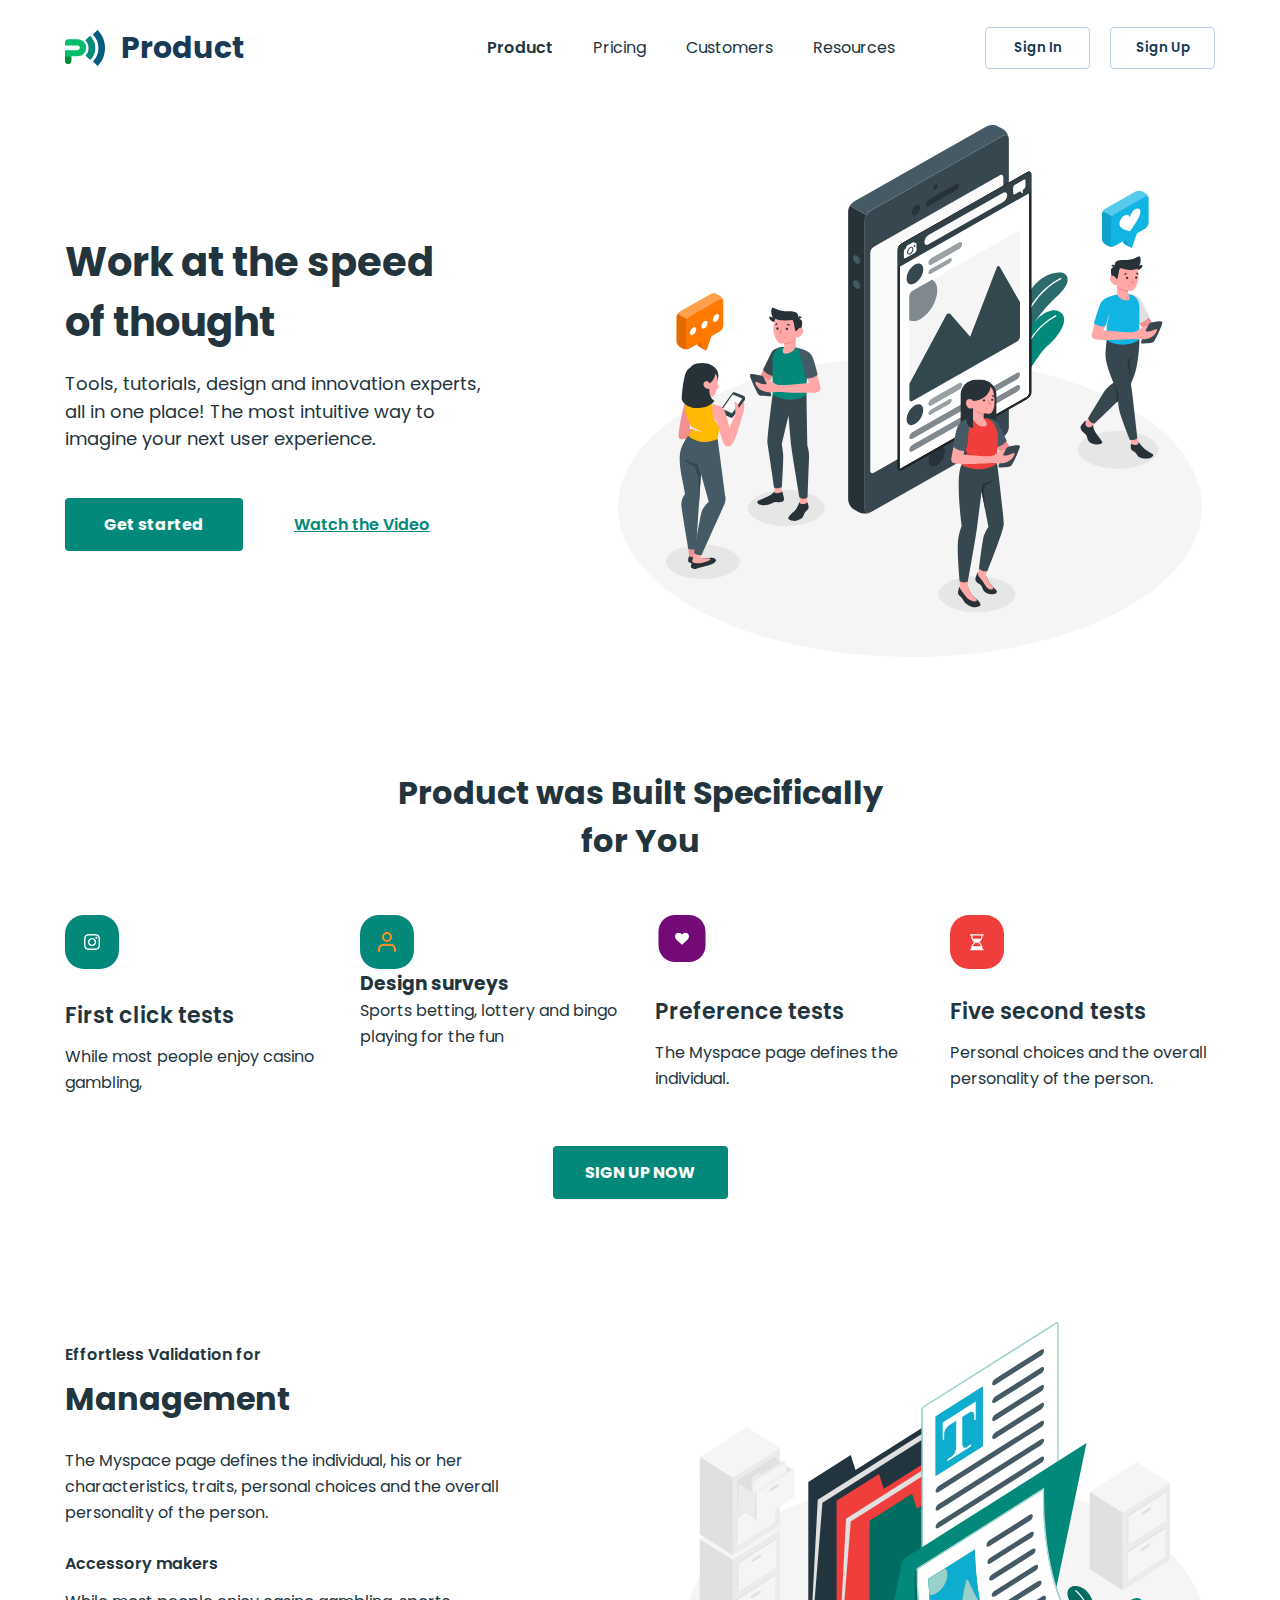
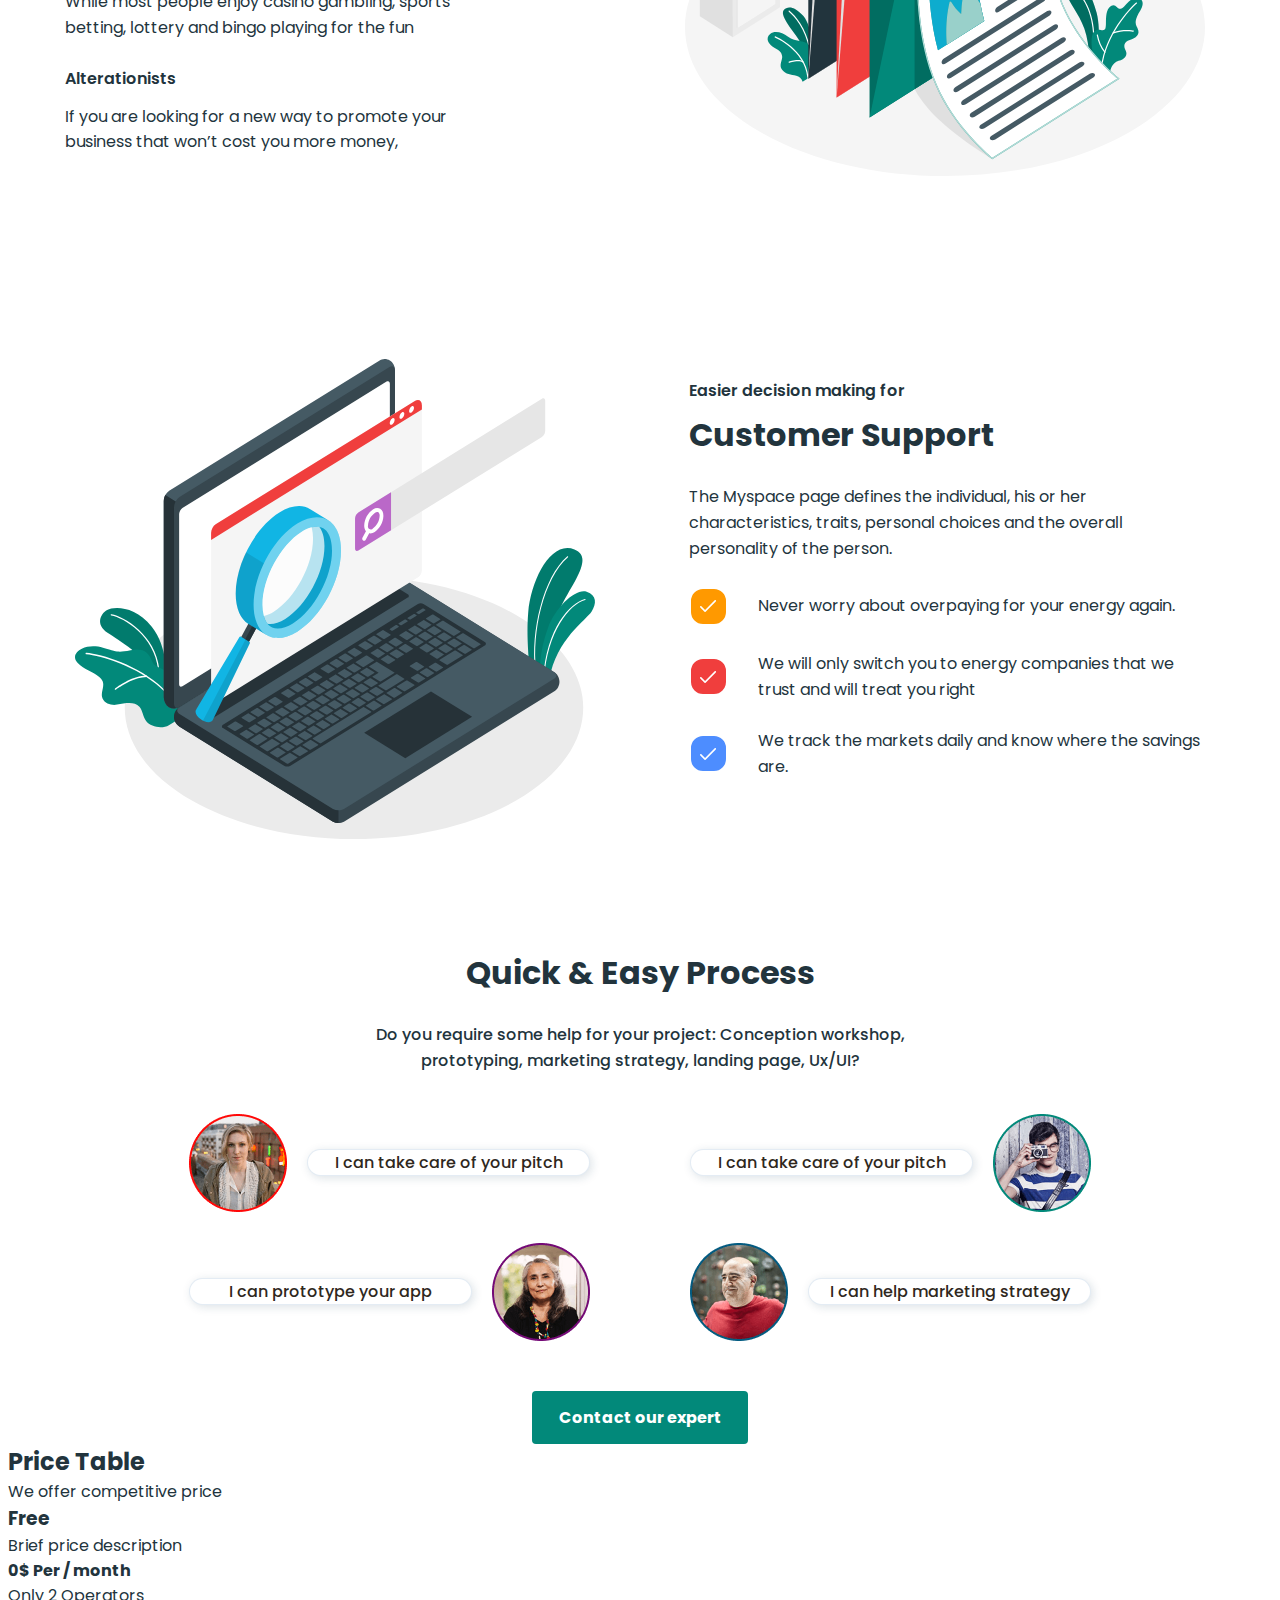
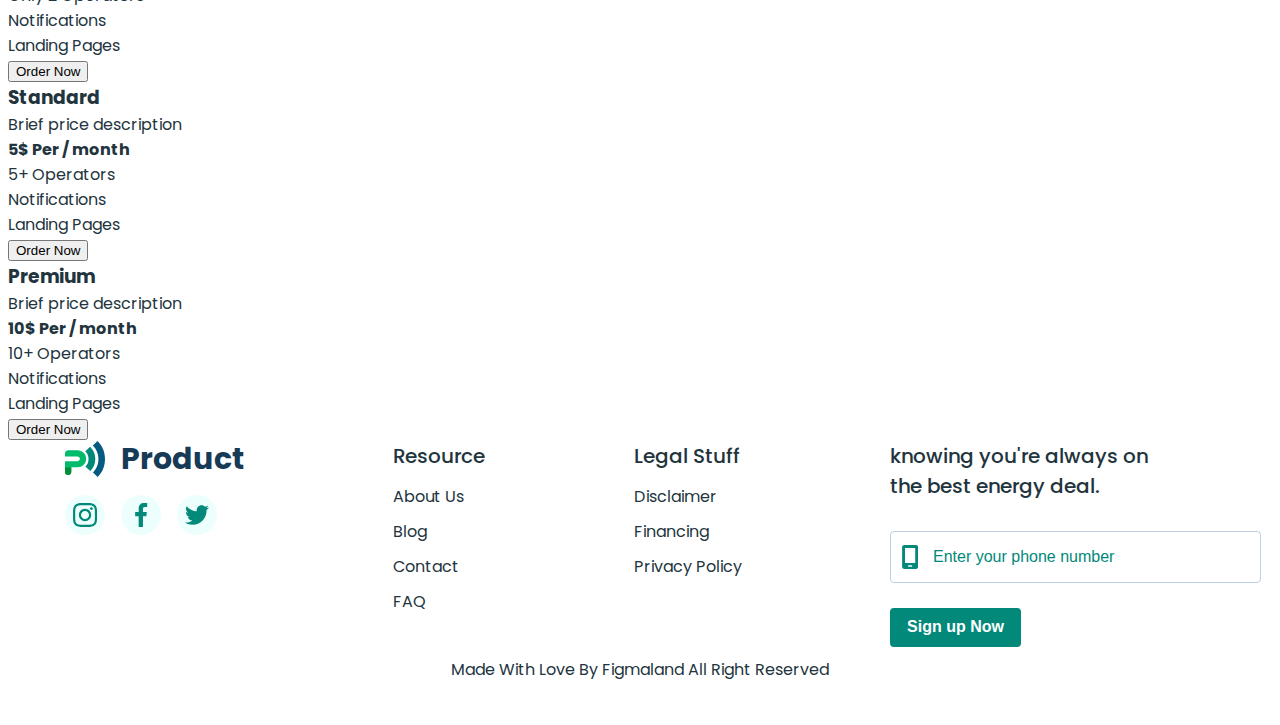
<file: index.html>
<!DOCTYPE html>
<html lang="en">
	<head>
		<meta charset="UTF-8" />
		<meta name="viewport" content="width=device-width, initial-scale=1.0" />
		<title>Business promotion</title>

		<link
			rel="stylesheet"
			href="https://cdnjs.cloudflare.com/ajax/libs/modern-normalize/3.0.1/modern-normalize.min.css"
			integrity="sha512-q6WgHqiHlKyOqslT/lgBgodhd03Wp4BEqKeW6nNtlOY4quzyG3VoQKFrieaCeSnuVseNKRGpGeDU3qPmabCANg=="
			crossorigin="anonymous"
			referrerpolicy="no-referrer"
		/>

		<link rel="preconnect" href="https://fonts.googleapis.com" />
		<link rel="preconnect" href="https://fonts.gstatic.com" crossorigin />
		<link
			href="https://fonts.googleapis.com/css2?family=Asap+Condenced:wght@500&family=Inter:opsz,wght@500;700&family=Montserrat:wght@400;500;600;700&family=Poppins:wght@400;500;600;700;800&family=Roboto:wght@400;700;900&display=swap"
			rel="stylesheet"
		/>

		<link rel="stylesheet" href="./css/styles.css" />
	</head>
	<body>
		<header class="header">
			<div class="container">
				<a href="./index.html " class="logo"
					><img src="./images/logo.svg" alt="logo" width="40" height="36" />Product</a
				>
				<nav class="header-nav">
					<ul class="header-nav-list">
						<li class="header-nav-item"><a href="./index.html" class="header-nav-link current">Product</a></li>
						<li class="header-nav-item"><a href="./pricing.html" class="header-nav-link">Pricing</a></li>
						<li class="header-nav-item"><a href="./customers.html" class="header-nav-link">Customers</a></li>
						<li class="header-nav-item"><a href="" class="header-nav-link">Resources</a></li>
					</ul>
				</nav>
				<ul class="header-btn-list">
					<li><button type="submit" class="header-btn">Sign In</button></li>
					<li><button type="submit" class="header-btn">Sign Up</button></li>
				</ul>
			</div>
		</header>
		<!-- main -->
		<main>
			<section class="hero">
				<div class="container">
					<div class="hero-left">
						<h1 class="hero-title">Work at the speed of thought</h1>
						<p class="hero-text">
							Tools, tutorials, design and innovation experts, all in one place! The most intuitive way to imagine your
							next user experience.
						</p>
						<ul class="hero-list">
							<li>
								<button type="button" class="hero-btn-start">Get started</button>
							</li>
							<li>
								<button type="button" class="hero-btn-video">Watch the Video</button>
							</li>
						</ul>
					</div>
					<img src="./images/hero-img.svg" alt="hero-img" width="610" height="555" class="hero-img" />
				</div>
			</section>

			<!-- section product -->
			<section class="product">
				<div class="container">
					<h2 class="product-title">Product was Built Specifically for You</h2>
					<ul class="product-list">
						<li class="product-list-item">
							<!--<img src="./images/p1.svg" alt="img-point" width="54" height="54" class="product-list-item-img" />-->
							<div class="product-img-wrapper">
								<svg class="prodict-img-svg" width="16" height="18">
									<use href="./images/social-icons.svg#instagram"></use>
								</svg>
							</div>
							<h3 class="product-list-item-title">First click tests</h3>
							<p class="product-list-item-text">While most people enjoy casino gambling,</p>
						</li>
						<li class="product-list-item">
							<!--<img src="./images/p2.svg" alt="img-stuff" width="54" height="54" class="product-list-item-img" />-->
							<h3 class="product-list-item-title-snd">Design surveys</h3>
							<p class="product-list-item-text">Sports betting, lottery and bingo playing for the fun</p>
						</li>
						<li class="product-list-item">
							<img src="./images/p3.svg" alt="img-heart" width="54" height="54" class="product-list-item-img" />
							<h3 class="product-list-item-title">Preference tests</h3>
							<p class="product-list-item-text">The Myspace page defines the individual.</p>
						</li>
						<li class="product-list-item">
							<img src="./images/p4.svg" alt="img-clock" width="54" height="54" class="product-list-item-img" />
							<h3 class="product-list-item-title">Five second tests</h3>
							<p class="product-list-item-text">Personal choices and the overall personality of the person.</p>
						</li>
					</ul>
					<button type="button" class="product-btn">sign up now</button>
				</div>
			</section>

			<!-- section management -->
			<section class="management">
				<div class="container">
					<div class="management-left">
						<p class="management-text-bold">Effortless Validation for</p>
						<h2 class="management-title">Management</h2>
						<p class="management-text">
							The Myspace page defines the individual, his or her characteristics, traits, personal choices and the
							overall personality of the person.
						</p>
						<ul class="management-list">
							<li class="management-list-itm">
								<h3 class="management-list-title">Accessory makers</h3>
								<p class="management-list-text">
									While most people enjoy casino gambling, sports betting, lottery and bingo playing for the fun
								</p>
							</li>
							<li class="management-list-itm">
								<h3 class="management-list-title">Alterationists</h3>
								<p class="management-list-text">
									If you are looking for a new way to promote your business that won’t cost you more money,
								</p>
							</li>
						</ul>
					</div>
					<img src="./images/management-img.svg" alt="management" width="540" height="500" class="management-img" />
				</div>
			</section>

			<!-- section cs +  -->
			<section class="customer-support">
				<div class="container">
					<img src="./images/support-img.svg" alt="" class="customer-support-img" width="540" height="500" />
					<div class="customer-support-block">
						<p class="management-text-bold">Easier decision making for</p>
						<h2 class="management-title">Customer Support</h2>
						<p class="management-text">
							The Myspace page defines the individual, his or her characteristics, traits, personal choices and the
							overall personality of the person.
						</p>
						<ul class="customer-support-list">
							<li class="customer-support-list-itm">
								<p class="cs-list-itm-text">Never worry about overpaying for your energy again.</p>
							</li>
							<li class="customer-support-list-itm">
								<p class="cs-list-itm-text">
									We will only switch you to energy companies that we trust and will treat you right
								</p>
							</li>
							<li class="customer-support-list-itm">
								<p class="cs-list-itm-text">We track the markets daily and know where the savings are.</p>
							</li>
						</ul>
					</div>
				</div>
			</section>

			<!-- quick & easy -->
			<section class="quick">
				<div class="container">
					<h2 class="quick-title">Quick & Easy Process</h2>
					<p class="quick-text">
						Do you require some help for your project: Conception workshop, prototyping, marketing strategy, landing
						page, Ux/UI?
					</p>
					<ul class="quick-list">
						<li class="quick-list-itm">
							<img
								src="./images/avatar-woman-1.png"
								alt="avatar-woman"
								width="98"
								height="98"
								class="quick-list-itm-img"
							/>
							<p class="quick-list-itm-text">I can take care of your pitch</p>
						</li>
						<li class="quick-list-itm">
							<p class="quick-list-itm-text">I can take care of your pitch</p>
							<img
								src="./images/avatar-man-with-photo-2.png"
								alt="avatar-man-with-photo"
								width="98"
								height="98"
								class="quick-list-itm-img"
							/>
						</li>
						<li class="quick-list-itm">
							<p class="quick-list-itm-text">I can prototype your app</p>
							<img
								src="./images/avatar-old-lady-3.png"
								alt="avatar-old-lady"
								width="98"
								height="98"
								class="quick-list-itm-img"
							/>
						</li>
						<li class="quick-list-itm">
							<img
								src="./images/avatar-old-man-4.png"
								alt="avatar-old-man"
								width="98"
								height="98"
								class="quick-list-itm-img"
							/>
							<p class="quick-list-itm-text">I can help marketing strategy</p>
						</li>
					</ul>
					<button type="button" class="quick-btn">Contact our expert</button>
				</div>
			</section>

			<!-- section price -->
			<section>
				<h2>Price Table</h2>
				<p>We offer competitive price</p>
				<ul>
					<li>
						<h3>Free</h3>
						<p>Brief price description</p>
						<h4>0$ Per / month</h4>
						<ul>
							<li>Only 2 Operators</li>
							<li>Notifications</li>
							<li>Landing Pages</li>
						</ul>
						<button type="button">Order Now</button>
					</li>
					<li>
						<h3>Standard</h3>
						<p>Brief price description</p>
						<h4>5$ Per / month</h4>
						<ul>
							<li>5+ Operators</li>
							<li>Notifications</li>
							<li>Landing Pages</li>
						</ul>
						<button type="button">Order Now</button>
					</li>
					<li>
						<h3>Premium</h3>
						<p>Brief price description</p>
						<h4>10$ Per / month</h4>
						<ul>
							<li>10+ Operators</li>
							<li>Notifications</li>
							<li>Landing Pages</li>
						</ul>
						<button type="button">Order Now</button>
					</li>
				</ul>
			</section>
		</main>
		<footer class="footer">
			<div class="container">
				<div class="footer-container">
					<div class="footer-div">
						<a href="./index.html " class="logo"
							><img src="./images/logo.svg" alt="logo" width="40" height="36" />Product</a
						>
						<ul class="footer-social-list">
							<li class="footer-social-itm">
								<a
									href="https://www.instagram.com"
									target="_blank"
									aria-label="Link for instagram"
									class="footer-social-link"
								>
									<svg class="footer-img-svg" width="24" height="24">
										<use href="./images/social-icons.svg#instagram"></use>
									</svg>
									<!--<img src="./images/insta-ico-40.png" alt="insta-ico" width="40" height="40"-->
								</a>
							</li>
							<li class="footer-social-itm">
								<a
									href="https://www.facebook.com"
									target="_blank"
									aria-label="Link for facebook"
									class="footer-social-link"
								>
									<svg class="footer-img-svg" width="24" height="24">
										<use href="./images/social-icons.svg#facebook"></use>
									</svg>
								</a>
							</li>
							<li class="footer-social-itm">
								<a href="https://x.com" target="_blank" aria-label="Link for tweeter" class="footer-social-link">
									<svg class="footer-img-svg" width="24" height="24">
										<use href="./images/social-icons.svg#twitter"></use>
									</svg>
								</a>
							</li>
						</ul>
					</div>
					<div class="footer-div">
						<p class="footer-div-text">Resource</p>
						<ul class="footer-div-list">
							<li class="footer-div-list-itm"><a href="#" class="footer-div-list-itm-link">About Us </a></li>
							<li class="footer-div-list-itm"><a href="#" class="footer-div-list-itm-link">Blog </a></li>
							<li class="footer-div-list-itm"><a href="#" class="footer-div-list-itm-link">Contact </a></li>
							<li class="footer-div-list-itm"><a href="#" class="footer-div-list-itm-link">FAQ </a></li>
						</ul>
					</div>
					<div class="footer-div">
						<p class="footer-div-text">Legal Stuff</p>
						<ul class="footer-div-list">
							<li class="footer-div-list-itm"><a href="#" class="footer-div-list-itm-link">Disclaimer</a></li>
							<li class="footer-div-list-itm"><a href="#" class="footer-div-list-itm-link">Financing</a></li>
							<li class="footer-div-list-itm"><a href="#" class="footer-div-list-itm-link">Privacy Policy</a></li>
						</ul>
					</div>

					<div class="footer-form-wrapper">
						<p class="footer-text">knowing you're always on the best energy deal.</p>
						<form class="footer-form">
							<div class="footer-label">
								<input
									type="tel"
									placeholder="Enter your phone number"
									name="input-phone"
									id="input-phone"
									class="footer-input"
									required
									pattern="[0-9]{3}-[0-9]{3}-[0-9]{2}-[0-9]{2}"
									autocomplete="off"
								/>
								<svg class="footer-form-icon" width="16" height="24">
									<use href="./images/social-icons.svg#mobila"></use>
								</svg>
							</div>

							<!--<label class="footer-label">
								<input
									type="tel"
									placeholder="Enter your phone number"
									name="input-phone"
									id="input-phone"
									class="footer-input"
									required
									pattern="[0-9]{3}-[0-9]{3}-[0-9]{2}-[0-9]{2}"
									autocomplete="off"
								/>
								<svg class="footer-form-icon" width="16" height="24">
									<use href="./images/social-icons.svg#mobila"></use>
								</svg>
							</label>-->
							<button type="submit" class="footer-form-btn">Sign up Now</button>
						</form>
					</div>
				</div>
				<p class="footer-cr">Made With Love By Figmaland All Right Reserved</p>
			</div>
		</footer>
	</body>
</html>
</file>
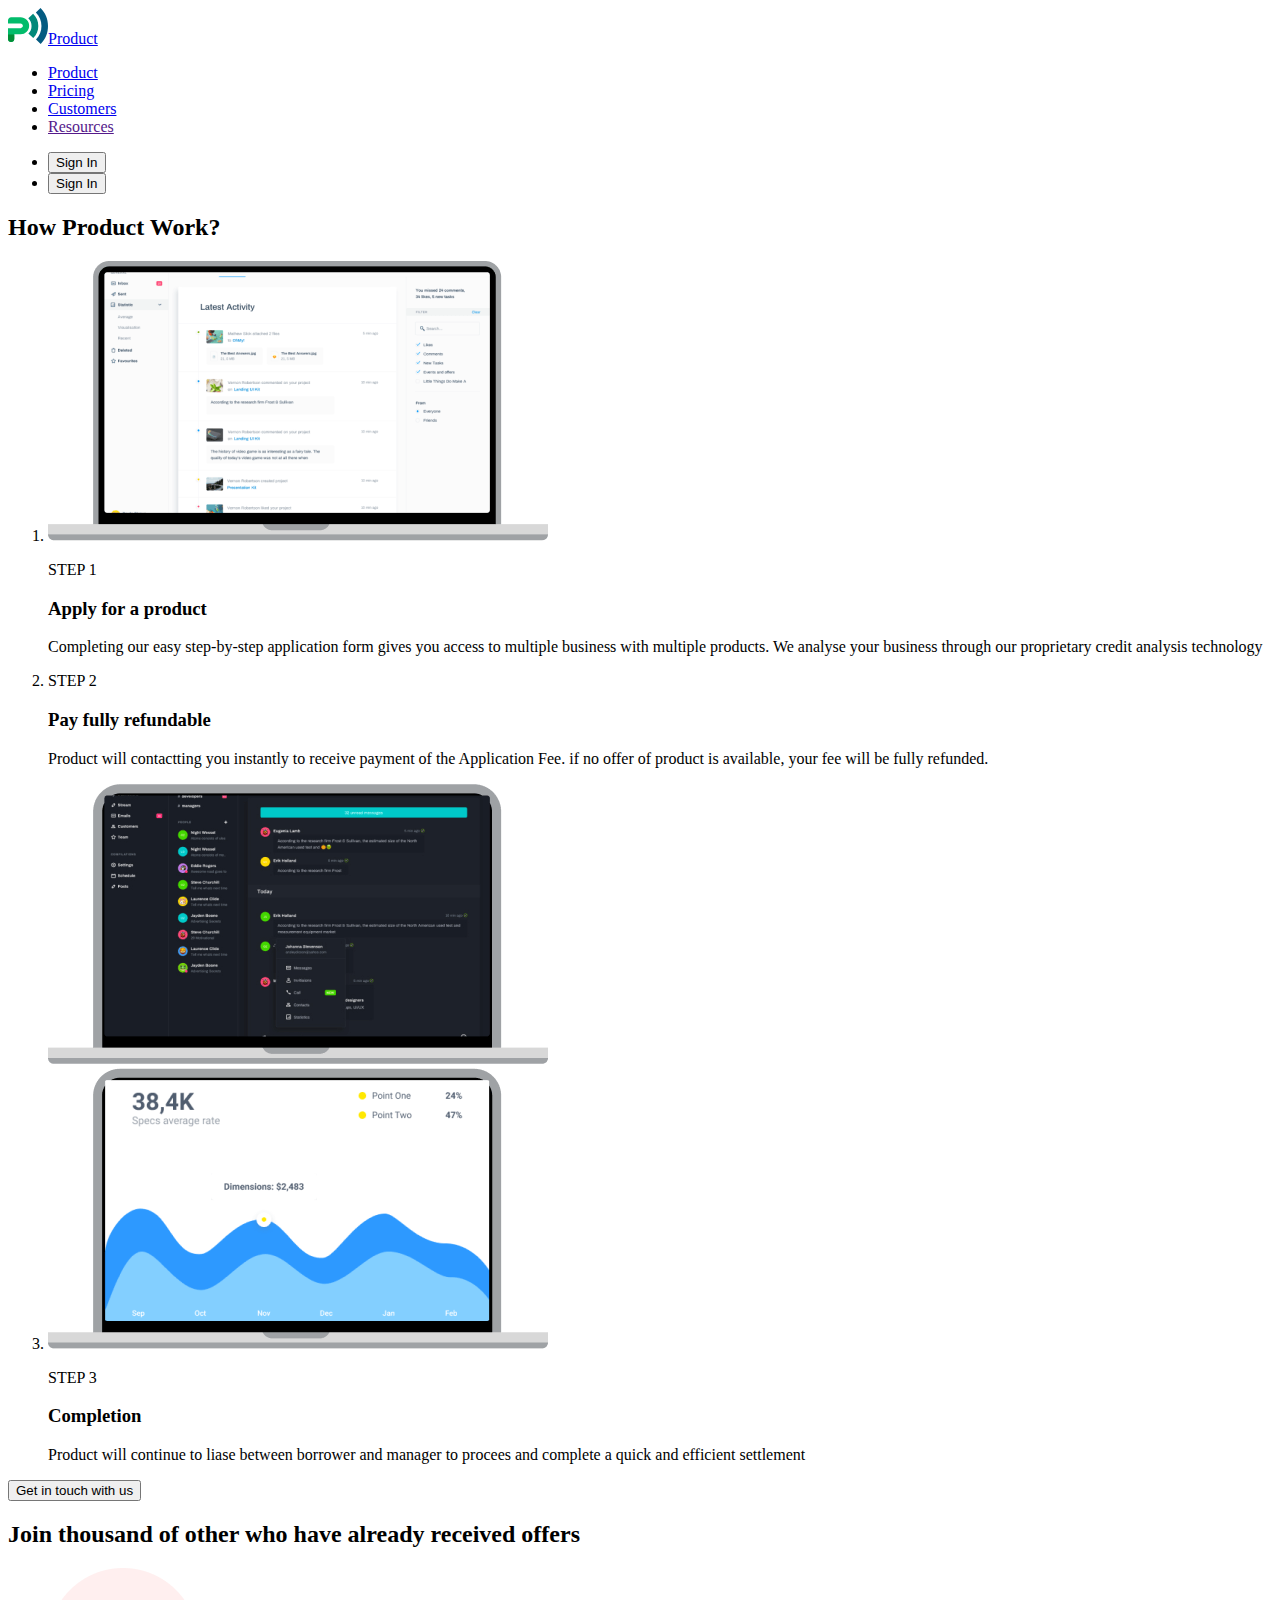
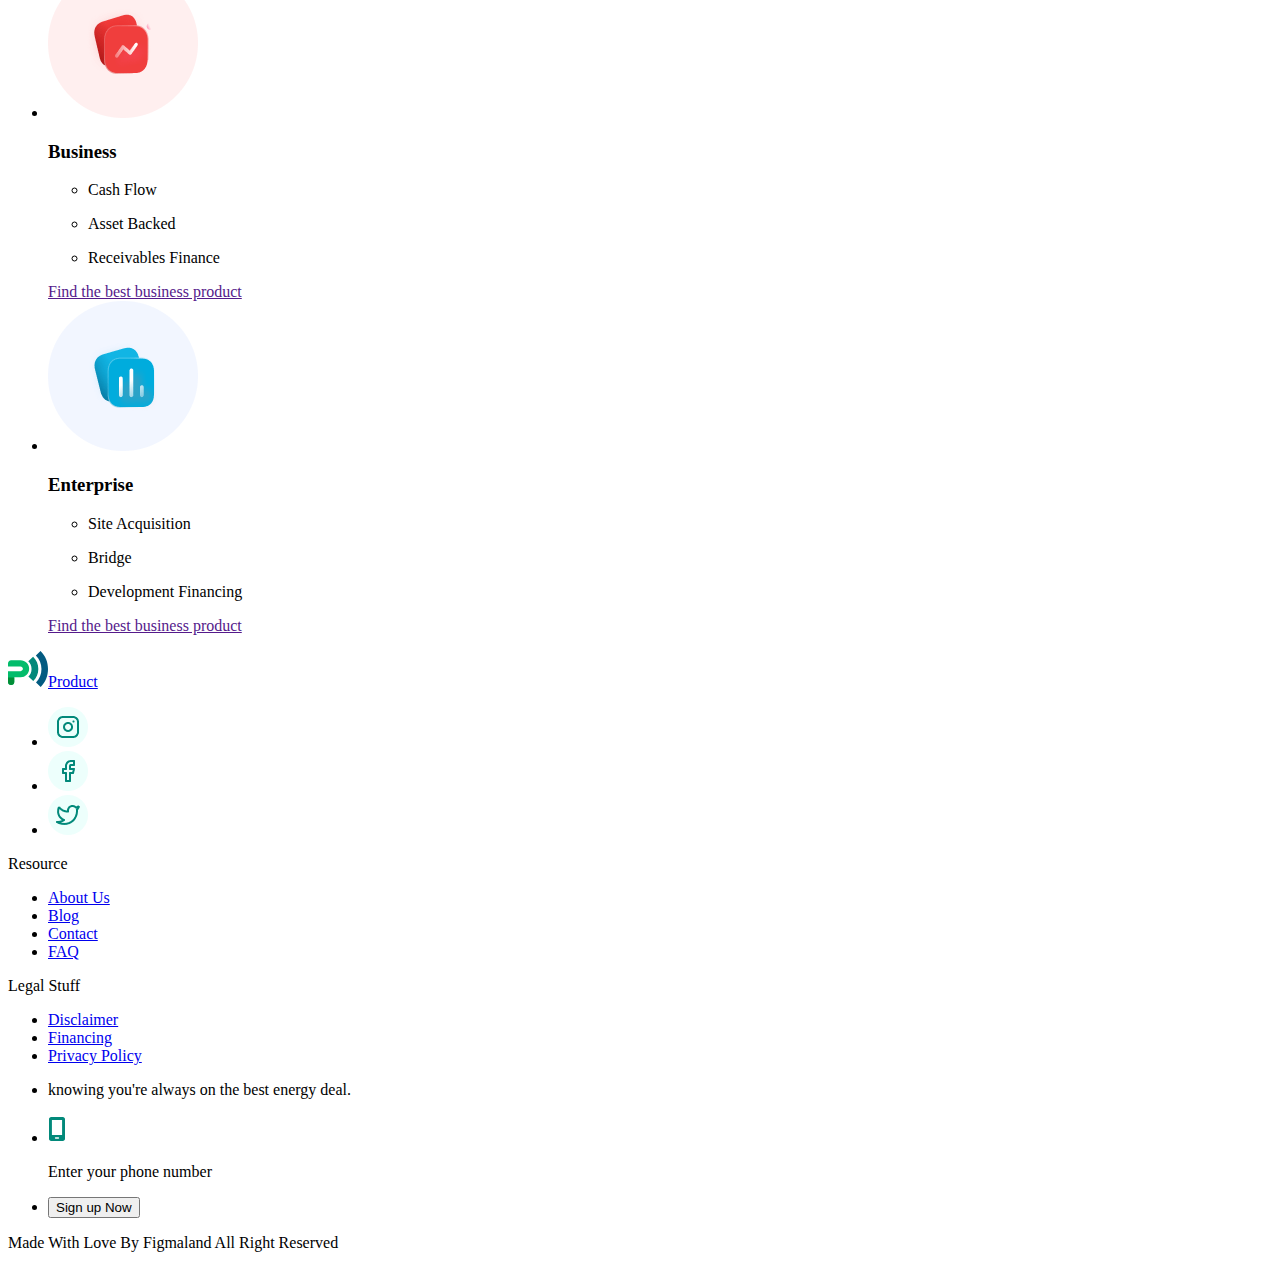
<file: customers.html>
<!DOCTYPE html>
<html lang="en">
	<head>
		<meta charset="UTF-8" />
		<meta name="viewport" content="width=device-width, initial-scale=1.0" />
		<title>Business promotion - customers</title>
	</head>
	<body>
		<header>
			<a href="./index.html "
				><img
					src="./images/logo.svg"
					alt="logo"
					width="40"
					height="36"
				/>Product</a
			>
			<nav>
				<ul>
					<li><a href="./index.html">Product</a></li>
					<li><a href="./pricing.html">Pricing</a></li>
					<li><a href="./customers.html">Customers</a></li>
					<li><a href="">Resources</a></li>
				</ul>
			</nav>
			<ul>
				<li>
					<button type="submit">Sign In</button>
				</li>
				<li>
					<button type="submit">Sign In</button>
				</li>
			</ul>
		</header>

		<!-- section our clients -->
		<section></section>
		<!-- section why -->
		<section></section>

		<!-- section how -->
		<section>
			<h2>How Product Work?</h2>
			<ol>
				<li>
					<img src="./images/mac-step1.png" alt="mac-step1" width="500" />
					<p>STEP 1</p>
					<h3>Apply for a product</h3>
					<p>
						Completing our easy step-by-step application form gives you access
						to multiple business with multiple products. We analyse your
						business through our proprietary credit analysis technology
					</p>
				</li>
				<li>
					<p>STEP 2</p>
					<h3>Pay fully refundable</h3>
					<p>
						Product will contactting you instantly to receive payment of the
						Application Fee. if no offer of product is available, your fee will
						be fully refunded.
					</p>
					<img src="./images/mac-step2.png" alt="mac-step2" width="500" />
				</li>
				<li>
					<img src="./images/mac-step3.png" alt="mac-step3" width="500" />
					<p>STEP 3</p>
					<h3>Completion</h3>
					<p>
						Product will continue to liase between borrower and manager to
						procees and complete a quick and efficient settlement
					</p>
				</li>
			</ol>
			<button type="button">Get in touch with us</button>
		</section>

		<!-- section join -->
		<section>
			<h2>Join thousand of other who have already received offers</h2>
			<ul>
				<li>
					<img
						src="./images/red-chart.png"
						alt="red-chart"
						width="150"
						height="150"
					/>
					<h3>Business</h3>
					<ul>
						<li>
							<p>Cash Flow</p>
						</li>
						<li>
							<p>Asset Backed</p>
						</li>
						<li>
							<p>Receivables Finance</p>
						</li>
					</ul>
					<a href="">Find the best business product</a>
				</li>
				<li>
					<img
						src="./images/blue-chart.png"
						alt="blue-chart"
						width="150"
						height="150"
					/>
					<h3>Enterprise</h3>
					<ul>
						<li>
							<p>Site Acquisition</p>
						</li>
						<li>
							<p>Bridge</p>
						</li>
						<li>
							<p>Development Financing</p>
						</li>
					</ul>
					<a href="">Find the best business product</a>
				</li>
			</ul>
		</section>
	</body>
	<footer>
		<a href="./index.html "
			><img
				src="./images/logo.svg"
				alt="logo"
				width="40"
				height="36"
			/>Product</a
		>
		<ul>
			<li>
				<a href="#" target="_blank" aria-label="Link for instagram"
					><img
						src="./images/insta-ico-40.png"
						alt="insta-ico"
						width="40"
						height="40"
				/></a>
			</li>
			<li>
				<a href="#" target="_blank" aria-label="Link for facebook"
					><img
						src="./images/fb-ico-40.png"
						alt="facebook-ico"
						width="40"
						height="40"
				/></a>
			</li>
			<li>
				<a href="#" target="_blank" aria-label="Link for tweeter"
					><img
						src="./images/tweet-ico-40.png"
						alt="tweet-ico"
						width="40"
						height="40"
				/></a>
			</li>
		</ul>
		<p>Resource</p>
		<ul>
			<li><a href="#">About Us </a></li>
			<li><a href="#">Blog </a></li>
			<li><a href="#">Contact </a></li>
			<li><a href="#">FAQ </a></li>
		</ul>

		<p>Legal Stuff</p>
		<ul>
			<li><a href="#">Disclaimer</a></li>
			<li><a href="#">Financing</a></li>
			<li><a href="#">Privacy Policy</a></li>
		</ul>

		<ul>
			<li><p>knowing you're always on the best energy deal.</p></li>
			<li>
				<!-- form start -->
				<img src="./images/mobile-screen.svg" alt="mobile-screen" />
				<p>Enter your phone number</p>
				<!-- form end -->
			</li>
			<li><button type="submit">Sign up Now</button></li>
		</ul>
		<p>Made With Love By Figmaland All Right Reserved</p>
	</footer>
</html>
</file>
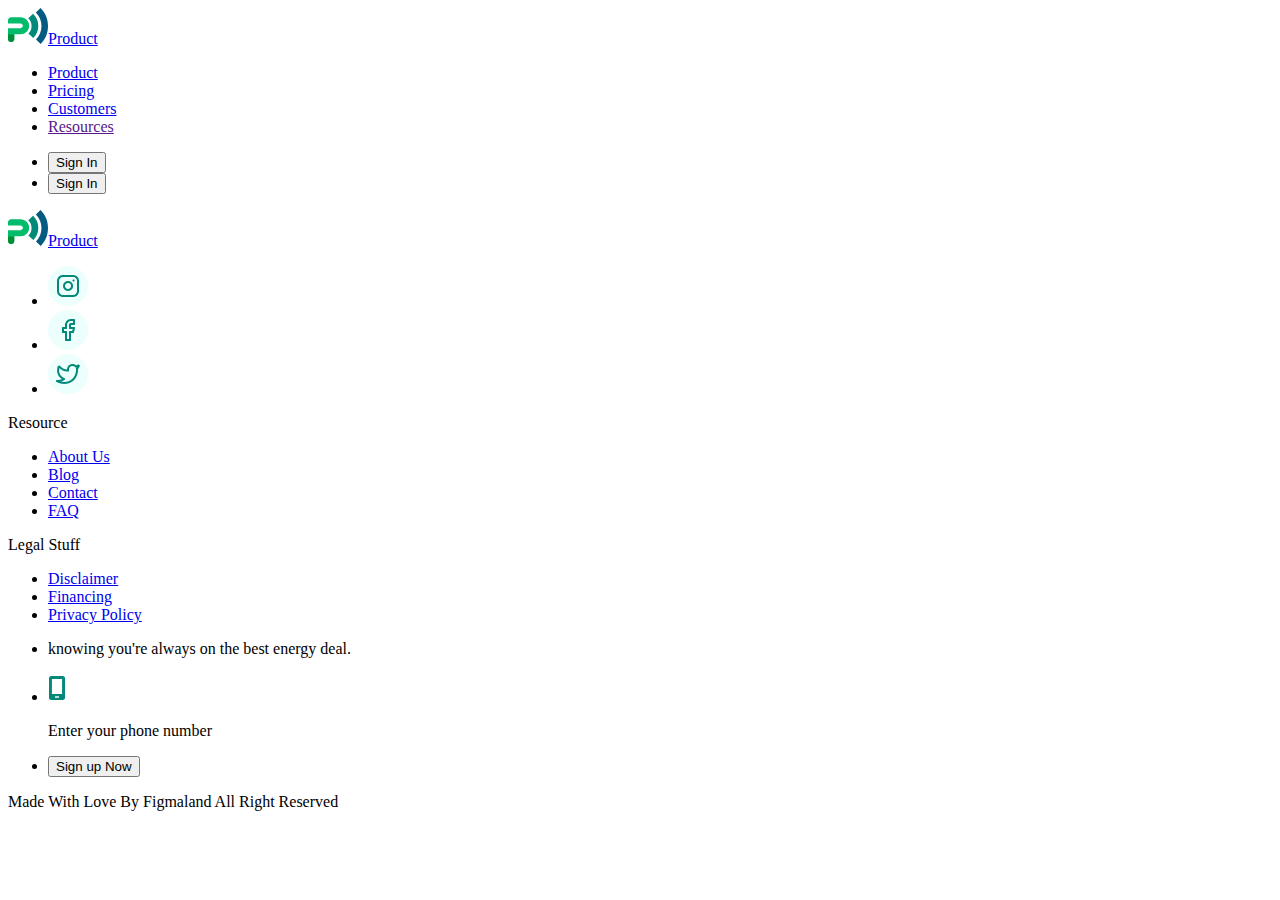
<file: pricing.html>
<!DOCTYPE html>
<html lang="en">
	<head>
		<meta charset="UTF-8" />
		<meta name="viewport" content="width=device-width, initial-scale=1.0" />
		<title>Business promotion - pricing</title>
	</head>
	<body>
		<header>
			<a href="./index.html "
				><img
					src="./images/logo.svg"
					alt="logo"
					width="40"
					height="36"
				/>Product</a
			>
			<nav>
				<ul>
					<li><a href="./index.html">Product</a></li>
					<li><a href="./pricing.html">Pricing</a></li>
					<li><a href="./customers.html">Customers</a></li>
					<li><a href="">Resources</a></li>
				</ul>
			</nav>

			<ul>
				<li>
					<button type="submit">Sign In</button>
				</li>
				<li>
					<button type="submit">Sign In</button>
				</li>
			</ul>
		</header>
	</body>
	<footer>
		<a href="./index.html "
			><img
				src="./images/logo.svg"
				alt="logo"
				width="40"
				height="36"
			/>Product</a
		>
		<ul>
			<li>
				<a href="#" target="_blank" aria-label="Link for instagram"
					><img
						src="./images/insta-ico-40.png"
						alt="insta-ico"
						width="40"
						height="40"
				/></a>
			</li>
			<li>
				<a href="#" target="_blank" aria-label="Link for facebook"
					><img
						src="./images/fb-ico-40.png"
						alt="facebook-ico"
						width="40"
						height="40"
				/></a>
			</li>
			<li>
				<a href="#" target="_blank" aria-label="Link for tweeter"
					><img
						src="./images/tweet-ico-40.png"
						alt="tweet-ico"
						width="40"
						height="40"
				/></a>
			</li>
		</ul>
		<p>Resource</p>
		<ul>
			<li><a href="#">About Us </a></li>
			<li><a href="#">Blog </a></li>
			<li><a href="#">Contact </a></li>
			<li><a href="#">FAQ </a></li>
		</ul>

		<p>Legal Stuff</p>
		<ul>
			<li><a href="#">Disclaimer</a></li>
			<li><a href="#">Financing</a></li>
			<li><a href="#">Privacy Policy</a></li>
		</ul>

		<ul>
			<li><p>knowing you're always on the best energy deal.</p></li>
			<li>
				<!-- form start -->
				<img src="./images/mobile-screen.svg" alt="mobile-screen" />
				<p>Enter your phone number</p>
				<!-- form end -->
			</li>
			<li><button type="submit">Sign up Now</button></li>
		</ul>
		<p>Made With Love By Figmaland All Right Reserved</p>
	</footer>
</html>
</file>
<file: css/styles.css>
body {
	font-family: "Poppins", sans-serif;
	color: #22343d;
	background-color: #fff;
}

h1,
h2,
h3,
h4,
h5,
h6,
p {
	margin: 0;
}

ul {
	list-style: none;
	margin: 0;
	padding: 0;
}

a {
	text-decoration: none;
}

img {
	display: block;
}

button {
	cursor: pointer;
}

.container {
	margin: 0 auto;
	padding: 0 20px;
	max-width: 1150px;
}

/* header */
.header {}

.logo {
	font-weight: 700;
	font-size: 30px;
	line-height: 0.93;
	color: #173a56;
	display: flex;
	align-items: center;
	gap: 16px;
	margin-right: 237px;
}

.header-nav {
	margin-right: auto;
}

.header-nav-list {
	display: flex;
	align-items: center;
	gap: 30px;
}

.header-nav-item {}

.header-nav-link {
	/*font-weight: 400;
	font-size: 16px;*/
	line-height: 1.75;
	color: #22343d;
	display: block;
	padding: 26px 5px;
}

.current {
	font-weight: 600;
}

.header .container {
	display: flex;
	align-items: center;
}

.header-btn-list {
	display: flex;
	align-items: center;
	gap: 20px;
}

.header-btn {
	min-width: 105px;
	height: 42px;
	border: 1px solid #bcd0e5;
	border-radius: 4px;
	font-family: inherit;
	font-weight: 600;
	text-align: center;
	color: #173a56;
	background-color: transparent;
}

.header-btn:hover,
.header-btn:focus {
	background-color: #02897a;
	color: #fff;
	border: none;
}

/* s1 */

.hero {
	padding-top: 26px;
	padding-bottom: 100px;
}

.hero .container {
	display: flex;
	align-items: center;
	justify-content: space-between;
}

.hero-title {
	font-weight: 700;
	font-size: 40px;
	line-height: 1.5;
	max-width: 372px;
	margin-bottom: 18px;
}

.hero-text {
	font-size: 18px;
	line-height: 1.55;
	color: #22343d;
	max-width: 432px;
	margin-bottom: 45px;
}

.hero-list {
	display: flex;
	align-items: center;
	gap: 30px;
}

.hero-btn-start {
	border-radius: 4px;
	min-width: 178px;
	height: 53px;
	font-family: inherit;
	background-color: #02897a;
	border: none;
	font-weight: 700;
	font-size: 16px;
	color: #fff;
}

.hero-btn-video {
	border-radius: 4px;
	min-width: 178px;
	height: 53px;
	font-family: inherit;
	border: none;
	background-color: transparent;
	font-weight: 600;
	font-size: 16px;
	text-decoration: underline;
	text-decoration-skip-ink: none;
	color: #02897a;
}

.hero-img {}

/* 2 */

.product {
	padding-bottom: 50px;

}

.product .container {
	/*display: flex;
	flex-direction: column;
	align-items: center;*/
}

.product-title {
	font-weight: 700;
	font-size: 32px;
	text-align: center;
	color: #22343d;
	max-width: 490px;
	margin: 0 auto;
	margin-bottom: 50px;
}

.product-img-wrapper {
	display: flex;
	justify-content: center;
	align-items: center;
	border-radius: 19px;
	width: 54px;
	height: 54px;
	margin-bottom: 30px;

}

.product-list-item:nth-child(1) .product-img-wrapper {
	background-color: #02897a;
}

.product-list-item-title-snd::before {
	content: '';
	display: block;
	/*background-color: #02897a;*/
	border-radius: 19px;
	width: 54px;
	height: 54px;
	background-repeat: no-repeat;
	background-position: center;
	background-color: #02897a;
	background-image: url(../images/user.svg);
}

/*.product-list-item:nth-child(2) .product-list-item-title-snd::before {
	background-color: #02897a;
	background-image: url(./images/user.svg);
}*/

.prodict-img-svg {
	fill: #fff;
}

.product-list {
	display: flex;
	margin-bottom: 50px;
	gap: 30px;
}

.product-list-item {
	width: calc((100% - 90px) / 4);
}

.product-list-item-img {
	margin-bottom: 26px;
}

.product-list-item-title {
	font-weight: 600;
	font-size: 22px;
	color: #22343d;
	margin-bottom: 12px;
}

.product-list-item-text {
	line-height: 1.62;
	color: #22343d;
}

.product-btn {
	border-radius: 4px;
	min-width: 175px;
	height: 53px;
	font-family: inherit;
	background-color: #02897a;
	border: none;
	font-weight: 700;
	font-size: 16px;
	color: #fff;
	text-transform: uppercase;
	display: block;
	margin: 0 auto;
}

/* 3 */

.management {
	padding-top: 50px;
	padding-bottom: 100px;
}

.management .container {
	display: flex;
	align-items: center;
	justify-content: space-between;
}

.management-left {
	/*margin: 40px auto;*/
}

.management-text-bold {
	font-weight: 600;
	font-size: 16px;
	color: #22343d;
	margin-bottom: 8px;
}

.management-title {
	font-weight: 700;
	font-size: 32px;
	color: #22343d;
	margin-bottom: 25px;
}

.management-text {
	line-height: 1.62;
	color: #22343d;
	margin-bottom: 25px;
	max-width: 445px;
}

.management-list {}

.management-list-itm:not(:last-child) {
	margin-bottom: 25px;
}

.management-list-title {
	font-weight: 600;
	font-size: 16px;
	line-height: 1.62;
	color: #22343d;
	margin-bottom: 12px;
}

.management-list-text {
	line-height: 1.62;
	color: #22343d;
	max-width: 435px;
}

.management-img {
	/*display: block;*/
}

/* 4 */

.customer-support {
	padding-top: 50px;
	padding-bottom: 100px;
}

.customer-support .container {
	display: flex;
	align-items: center;
	justify-content: space-between;
}

.customer-support-img {}

.customer-support-block {
	padding-bottom: 40px;
	padding-left: 84px;
}

.customer-support-list {}

.customer-support-list-itm:not(:last-child) {
	margin-bottom: 25px;
}

.cs-list-itm-text {
	display: flex;
	align-items: center;
	gap: 30px;
	font-weight: 400;
	font-size: 16px;
	line-height: 162%;
	color: #22343d;
}

.cs-list-itm-text::before {
	flex-shrink: 0;
	content: '';
	display: inline-block;
	border: 2.92px solid #fff;
	border-radius: 14px;
	width: 35px;
	height: 35px;
	background-repeat: no-repeat;
	background-position: center;
	background-image: url(../images/tick.svg);
}

.customer-support-list-itm:nth-child(1) .cs-list-itm-text::before {
	background-color: #f90;
}

.customer-support-list-itm:nth-child(2) .cs-list-itm-text::before {
	background-color: #f03e3d;
}

.customer-support-list-itm:nth-child(3) .cs-list-itm-text::before {
	background-color: #4d8dff;
}

/* 5 */
.quick {}

.quick .container {
	max-width: 956px;
}

.quick-title {
	font-weight: 700;
	font-size: 32px;
	text-align: center;
	color: #22343d;
	margin: 0 auto 25px auto;
	/*margin-bottom: 25px;*/
}

.quick-text {
	max-width: 540px;
	font-weight: 500;
	font-size: 16px;
	line-height: 1.62;
	text-align: center;
	color: #22343d;
	margin: 0 auto 40px auto;
	/*margin-bottom: 40px;*/
}

.quick-list {
	display: flex;
	flex-wrap: wrap;
	align-items: center;
	justify-content: center;
	margin-bottom: 50px;
	row-gap: 31px;
	column-gap: 100px;
}

.quick-list-itm {
	display: flex;
	align-items: center;
	gap: 20px;
}

.quick-list-itm-text {
	font-weight: 500;
	text-align: center;
	color: #2f281e;
	border: 1px solid #bcd0e567;
	border-radius: 30px;
	padding: 14px 20 px;
	cursor: pointer;
	background-color: #fff;
	box-shadow: 2px 2px 10px 0 rgba(23, 58, 86, 0.15);
	min-width: 281px;
}

.quick-list-itm-img {}

.quick-btn {
	border-radius: 4px;
	min-width: 216px;
	height: 53px;
	font-family: inherit;
	background-color: #02897a;
	border: none;
	font-weight: 700;
	font-size: 16px;
	color: #fff;
	display: block;
	margin: 0 auto;
}

/* footer */

.footer {}

.footer-container {
	display: flex;
	justify-content: space-between;
	align-items: start;
	gap: 50px;
	margin-bottom: 8px;
}

.footer .logo {
	margin-right: 0;
}

.footer-social-list {
	display: flex;
	margin-top: 18px;
	align-items: center;
	gap: 16px;
}

.footer-social-itm {
	width: 40px;
	height: 40px;
}

.footer-social-link {
	width: 100%;
	height: 100%;
	border-radius: 50%;
	background-color: #edfffc;
	display: flex;
	justify-content: center;
	align-items: center;
	transition: fill 300ms ease-in, background-color 500ms ease-in;
}

.footer-img-svg {
	fill: #02897a;
}

.footer-social-link:hover,
.footer-social-link:focus {
	background-color: #00201d77;
}

.footer-social-link:hover .footer-img-svg,
.footer-social-link:focus .footer-img-svg {
	fill: #004942;
}

.footer-div {}

.footer-div-text {
	font-weight: 500;
	font-size: 20px;
	line-height: 150%;
	color: #22343d;
	margin-bottom: 8px;
}

.footer-div-list {}

.footer-div-list-itm {
	line-height: 219%;
	color: #22343d;
}

.footer-div-list-itm-link {
	line-height: 219%;
	color: #22343d;
}

.footer-div-list-itm-link:hover,
.footer-div-list-itm-link:focus {
	font-weight: 700;
}


.footer-label {
	position: relative;
	display: block;
	margin-bottom: 25px;
}

.footer-input {
	border: 1px solid #bcd0e5;
	border-radius: 4px;
	width: 325px;
	height: 48px;
	padding-left: 42px;
	background-color: transparent;
	transition: 250ms cubic-bezier(0.4, 0, 0.2, 1);
}

.footer-input::placeholder,
.footer-input {
	font-weight: 400;
	font-size: 16px;
	line-height: 175%;
	color: #02897a;
}

.footer-form-icon {
	position: absolute;
	top: 50%;
	left: 12px;
	transform: translateY(-50%);
	transition: fill 250ms cubic-bezier(0.4, 0, 0.2, 1);
	fill: #02897a;
}

.footer-form-btn {
	font-weight: 700;
	font-size: 16px;
	text-align: center;
	color: #fff;
	border-radius: 4px;
	min-width: 131px;
	height: 39px;
	background-color: #02897a;
	border: none;
	transition: 250ms cubic-bezier(0.4, 0, 0.2, 1);
}

.footer-input:hover,
.footer-input:focus {
	border: 1px solid #035b81;
}

.footer-input:hover+.footer-form-icon,
.footer-input:focus+.footer-form-icon {
	fill: #035b81;
}

.footer-form-btn:hover,
.footer-form-btn:focus {
	background-color: #035b81;
}

.footer-form-wrapper {
	max-width: 325px;
}

.footer-text {
	font-weight: 500;
	font-size: 20px;
	line-height: 150%;
	color: #22343d;
	margin-bottom: 30px;
	max-width: 260px;
}

.footer-cr {
	text-align: center;
	line-height: 187%;
	color: #22343d;
	margin-bottom: 40px;
}
</file>
